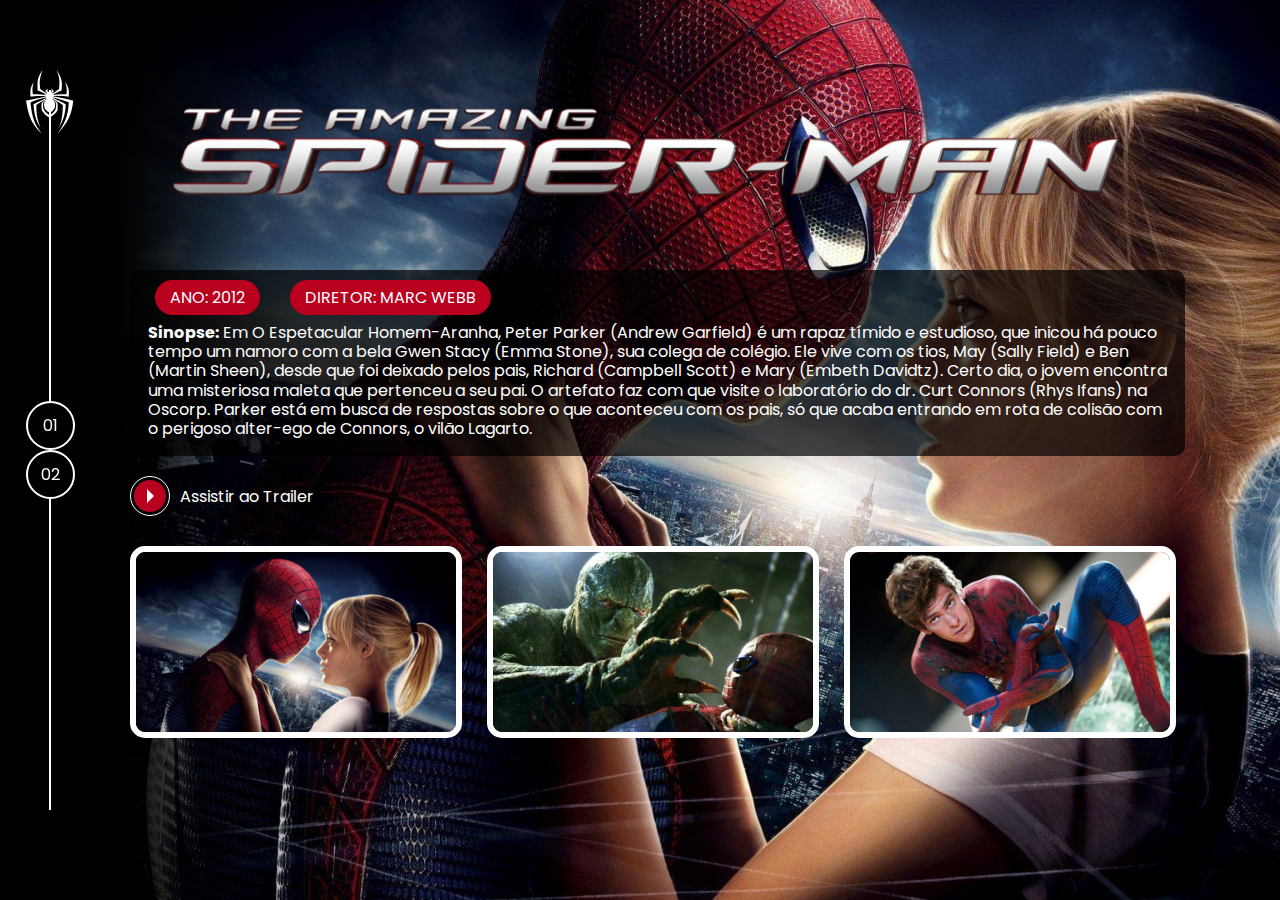
<file: assets/pages/andrew garfield/spiderman1.html>
<!DOCTYPE html>
<html lang="en">

<head>
    <meta charset="UTF-8">
    <meta name="viewport" content="width=device-width, initial-scale=1.0">
    <title>Multiverso | The Amazing Spider-Man</title>
    <link rel="stylesheet" href="https://cdn.jsdelivr.net/npm/@fancyapps/ui@5.0/dist/fancybox/fancybox.css"/>
    <link rel="stylesheet" href="../../css/internal.css">
</head>

<body>
    <div class="s-wrapper">

        <div class="s-left-column">

            <nav class="navigator">
                <div class="navigator__icon">
                    <a href="/index.html">
                        <img src="/assets/images/icons/spiderman1.png" alt="simbolo do Homem-aranha">
                    </a>
                </div>
                <ul>
                    <li><a href="/assets/pages/andrew garfield/spiderman1.html">01</a></li>
                    <li><a href="/assets/pages/andrew garfield/spiderman2.html">02</a></li>
                </ul>
            </nav>
        </div>
        <div class="s-main-content s-spider-man-03-01">
            <div class="s-main-content__top">
                <div class="s-logo">
                    <img src="../../images/spiderman-andrew/movie-01/logo.png" alt="The Amazing Spider-man (2012)"
                        title="The Amazing Spider-man (2012)" />
                </div>

                <div class="s-description">
                    <div class="pills">
                        <ul>
                            <li>Ano: 2012</li>
                            <li>Diretor: Marc Webb</li>
                        </ul>
                    </div>
                    <div class="s-description__text">
                        <p><strong>Sinopse:</strong>&nbsp;Em O Espetacular Homem-Aranha, Peter Parker (Andrew Garfield) é um rapaz tímido e estudioso,
                             que inicou há pouco tempo um namoro com a bela Gwen Stacy (Emma Stone), sua colega de colégio. Ele vive com os tios, May (Sally Field) 
                             e Ben (Martin Sheen), desde que foi deixado pelos pais, Richard (Campbell Scott) e Mary (Embeth Davidtz). Certo dia, o jovem encontra 
                             uma misteriosa maleta que pertenceu a seu pai. O artefato faz com que visite o laboratório do dr. Curt Connors (Rhys Ifans) na Oscorp. 
                             Parker está em busca de respostas sobre o que aconteceu com os pais, só que acaba entrando em rota de colisão com o perigoso alter-ego 
                             de Connors, o vilão Lagarto.
                        </p>
                    </div>
                </div>
                <div class="s-links">
                    <ul>
                        <li>
                            <a href="https://www.youtube.com/watch?v=upwf8RsyNqQ" class="link-button" target="_blank">
                                <span class="icon">
                                    <div class="play-icon">&nbsp;</div>
                                </span>
                                <span class="label">
                                    Assistir ao Trailer
                                </span>
                            </a>
                        </li>
                    </ul>
                </div>
                <div class="gallery">
                    <ul>
                        <li>
                            <a data-fancybox="gallery" href="../../images/spiderman-andrew/movie-01/gallery/image-01.png">
                                <img width="320px" height="180px" src="../../images/spiderman-andrew/movie-01/gallery/image-01.png"
                                    alt="Homem aranha e mary-jane quase se beijando">
                            </a>
                        </li>
                        <li>
                            <a data-fancybox="gallery" href="../../images/spiderman-andrew/movie-01/gallery/image-02.png">
                                <img width="320px" height="180px" src="../../images/spiderman-andrew/movie-01/gallery/image-02.png"
                                    alt="Homem aranha e vilão lagarto">
                            </a>
                        </li>
                        <li>
                            <a data-fancybox="gallery" href="../../images/spiderman-andrew/movie-01/gallery/image-03.png">
                                <img width="320px" height="180px" src="../../images/spiderman-andrew/movie-01/gallery/image-03.png"
                                    alt="Homem aranha sem a mascara abaixado">
                            </a>
                        </li>
                    </ul>
                </div>
            </div>
        </div>
        <script src="https://cdn.jsdelivr.net/npm/@fancyapps/ui@5.0/dist/fancybox/fancybox.umd.js"></script>
        <script>
            Fancybox.bind('[data-fancybox="gallery"]', {
              //
            });    
          </script>

</body>




</html>
</file>
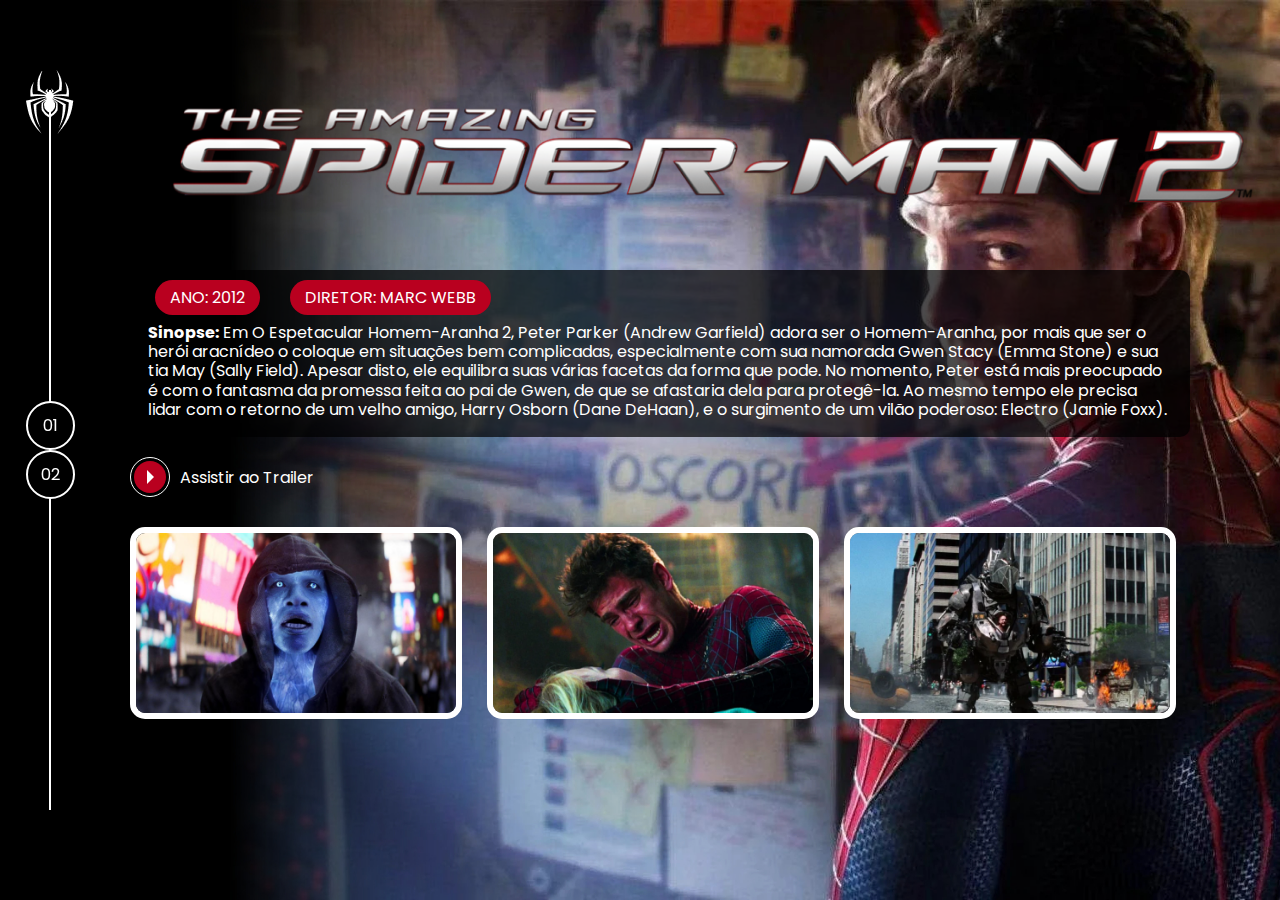
<file: assets/pages/andrew garfield/spiderman2.html>
<!DOCTYPE html>
<html lang="en">

<head>
    <meta charset="UTF-8">
    <meta name="viewport" content="width=device-width, initial-scale=1.0">
    <title>Multiverso | The Amazing Spider-Man 2</title>
    <link rel="stylesheet" href="https://cdn.jsdelivr.net/npm/@fancyapps/ui@5.0/dist/fancybox/fancybox.css"/>
    <link rel="stylesheet" href="../../css/internal.css">
</head>

<body>
    <div class="s-wrapper">

        <div class="s-left-column">

            <nav class="navigator">
                <div class="navigator__icon">
                    <a href="/index.html">
                        <img src="/assets/images/icons/spiderman1.png" alt="simbolo do Homem-aranha">
                    </a>
                </div>
                <ul>
                    <li><a href="/assets/pages/andrew garfield/spiderman1.html">01</a></li>
                    <li><a href="/assets/pages/andrew garfield/spiderman2.html">02</a></li>
                </ul>
            </nav>
        </div>
        <div class="s-main-content s-spider-man-03-02">
            <div class="s-main-content__top">
                <div class="s-logo">
                    <img src="../../images/spiderman-andrew/movie-02/logo.png" alt="The Amazing Spider-man 2 (2014)"
                        title="The Amazing Spider-man 2(2014)" />
                </div>

                <div class="s-description">
                    <div class="pills">
                        <ul>
                            <li>Ano: 2012</li>
                            <li>Diretor: Marc Webb</li>
                        </ul>
                    </div>
                    <div class="s-description__text">
                        <p><strong>Sinopse:</strong>&nbsp;Em O Espetacular Homem-Aranha 2, Peter Parker (Andrew Garfield) adora ser 
                            o Homem-Aranha, por mais que ser o herói aracnídeo o coloque em situações bem complicadas, especialmente 
                            com sua namorada Gwen Stacy (Emma Stone) e sua tia May (Sally Field). Apesar disto, ele equilibra suas 
                            várias facetas da forma que pode. No momento, Peter está mais preocupado é com o fantasma da promessa feita
                             ao pai de Gwen, de que se afastaria dela para protegê-la. Ao mesmo tempo ele precisa lidar com o retorno 
                             de um velho amigo, Harry Osborn (Dane DeHaan), e o surgimento de um vilão poderoso: Electro (Jamie Foxx).
                        </p>
                    </div>
                </div>
                <div class="s-links">
                    <ul>
                        <li>
                            <a href="https://www.youtube.com/watch?v=DlM2CWNTQ84" class="link-button" target="_blank">
                                <span class="icon">
                                    <div class="play-icon">&nbsp;</div>
                                </span>
                                <span class="label">
                                    Assistir ao Trailer
                                </span>
                            </a>
                        </li>
                    </ul>
                </div>
                <div class="gallery">
                    <ul>
                        <li>
                            <a data-fancybox="gallery" href="../../images/spiderman-andrew/movie-02/gallery/image-01.png">
                                <img width="320px" height="180px" src="../../images/spiderman-andrew/movie-02/gallery/image-01.png"
                                    alt="Homem aranha e mary-jane quase se beijando">
                            </a>
                        </li>
                        <li>
                            <a data-fancybox="gallery" href="../../images/spiderman-andrew/movie-02/gallery/image-02.png">
                                <img width="320px" height="180px" src="../../images/spiderman-andrew/movie-02/gallery/image-02.png"
                                    alt="Homem aranha e vilão lagarto">
                            </a>
                        </li>
                        <li>
                            <a data-fancybox="gallery" href="../../images/spiderman-andrew/movie-02/gallery/image-03.png">
                                <img width="320px" height="180px" src="../../images/spiderman-andrew/movie-02/gallery/image-03.png"
                                    alt="Homem aranha sem a mascara abaixado">
                            </a>
                        </li>
                    </ul>
                </div>
            </div>
        </div>
        <script src="https://cdn.jsdelivr.net/npm/@fancyapps/ui@5.0/dist/fancybox/fancybox.umd.js"></script>
        <script>
            Fancybox.bind('[data-fancybox="gallery"]', {
              //
            });    
          </script>

</body>




</html>
</file>
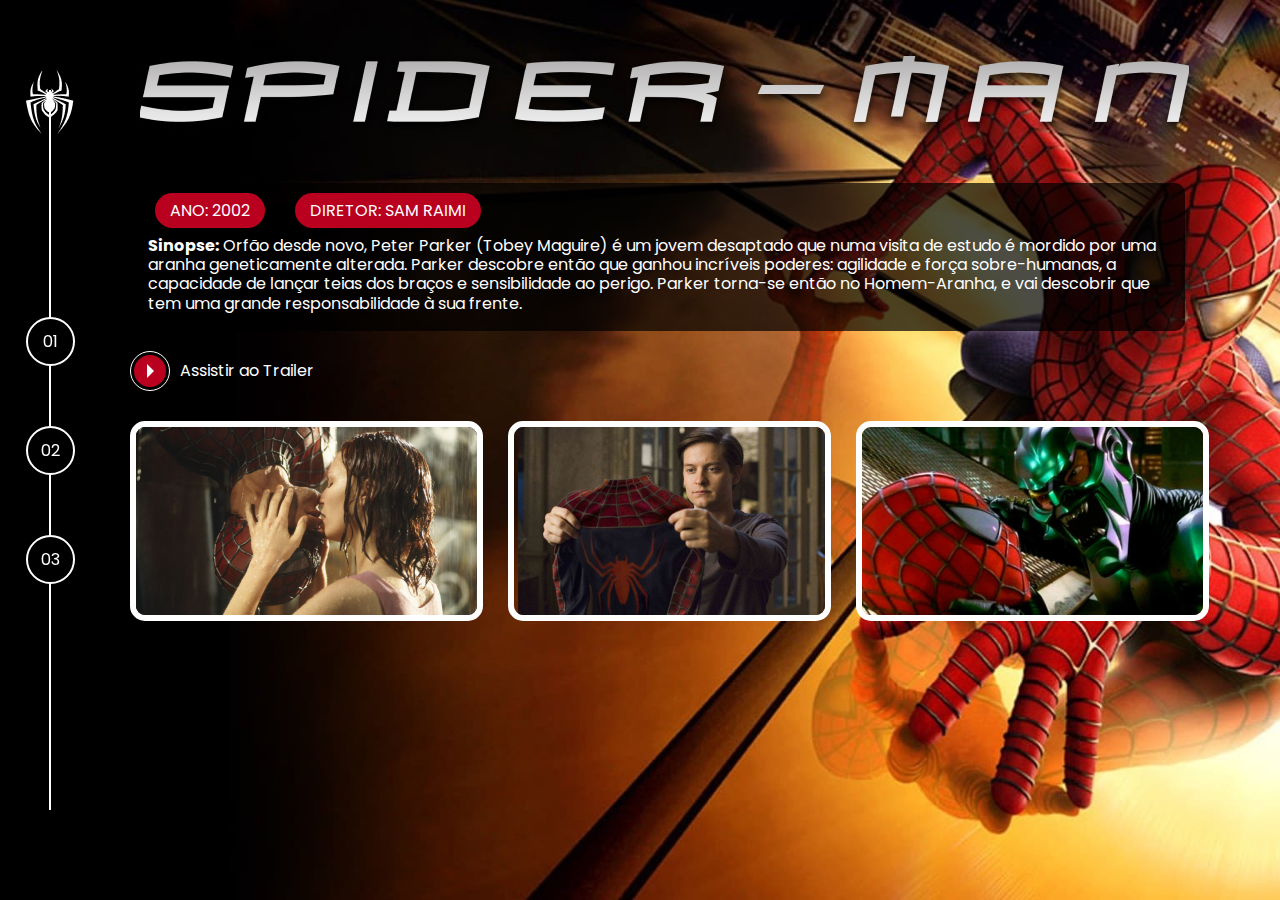
<file: assets/pages/tobey maguire/spiderman1.html>
<!DOCTYPE html>
<html lang="en">

<head>
    <meta charset="UTF-8">
    <meta name="viewport" content="width=device-width, initial-scale=1.0">
    <title>Multiverso | Spider-Man</title>
    <link rel="stylesheet" href="https://cdn.jsdelivr.net/npm/@fancyapps/ui@5.0/dist/fancybox/fancybox.css"/>
    <link rel="stylesheet" href="../../css/internal.css">
</head>

<body>
    <div class="s-wrapper">

        <div class="s-left-column">

            <nav class="navigator">
                <div class="navigator__icon">
                    <a href="/index.html">
                        <img src="/assets/images/icons/spiderman1.png" alt="simbolo do Homem-aranha">
                    </a>
                </div>
                <ul>
                    <li><a href="./spiderman1.html">01</a></li>
                    <li><a href="./spiderman2.html">02</a></li>
                    <li><a href="./spiderman3.html">03</a></li>
                </ul>
            </nav>
        </div>
        <div class="s-main-content s-spider-man-01-01">
            <div class="s-main-content__top">
                <div class="s-logo">
                    <img src="../../images/spiderman-tobey/movie-01/logo.png" alt="Spider-man(2002)"
                        title="Spider-ma(2002)" />
                </div>

                <div class="s-description">
                    <div class="pills">
                        <ul>
                            <li>Ano: 2002</li>
                            <li>Diretor: Sam Raimi</li>
                        </ul>
                    </div>
                    <div class="s-description__text">
                        <p><strong>Sinopse:</strong>&nbsp;Orfão desde novo, Peter Parker (Tobey Maguire)
                            é um jovem desaptado que numa visita de estudo é mordido por uma aranha geneticamente
                            alterada.
                            Parker descobre então que ganhou incríveis poderes: agilidade e força sobre-humanas,
                            a capacidade de lançar teias dos braços e sensibilidade ao perigo. Parker torna-se então no
                            Homem-Aranha,
                            e vai descobrir que tem uma grande responsabilidade à sua frente.
                        </p>
                    </div>
                </div>
                <div class="s-links">
                    <ul>
                        <li>
                            <a href="https://youtu.be/TYMMOjBUPMM?t=1" class="link-button" target="_blank">
                                <span class="icon">
                                    <div class="play-icon">&nbsp;</div>
                                </span>
                                <span class="label">
                                    Assistir ao Trailer
                                </span>
                            </a>
                        </li>
                    </ul>
                </div>
                <div class="gallery">
                    <ul>
                        <li>
                            <a data-fancybox="gallery" href="../../images/spiderman-tobey/movie-01/gallery/image-01-full.jpg">
                                <img src="../../images/spiderman-tobey/movie-01/gallery/image-01.png"
                                    alt="Peter parker e mary-jane se beijando">
                            </a>
                        </li>
                        <li>
                            <a data-fancybox="gallery" href="../../images/spiderman-tobey/movie-01/gallery/image-02-full.jpg">
                                <img src="../../images/spiderman-tobey/movie-01/gallery/image-02.png"
                                    alt="Peter parker segurando sua mais nova vestimenta do homem-aranha">
                            </a>
                        </li>
                        <li>
                            <a data-fancybox="gallery" href="../../images/spiderman-tobey/movie-01/gallery/image-03-full.jpg">
                                <img src="../../images/spiderman-tobey/movie-01/gallery/image-03.png"
                                    alt="cara a cara, homem-aranha e duende">
                            </a>
                        </li>
                    </ul>
                </div>
            </div>
        </div>
        <script src="https://cdn.jsdelivr.net/npm/@fancyapps/ui@5.0/dist/fancybox/fancybox.umd.js"></script>
        <script>
            Fancybox.bind('[data-fancybox="gallery"]', {
              //
            });    
          </script>

</body>




</html>
</file>
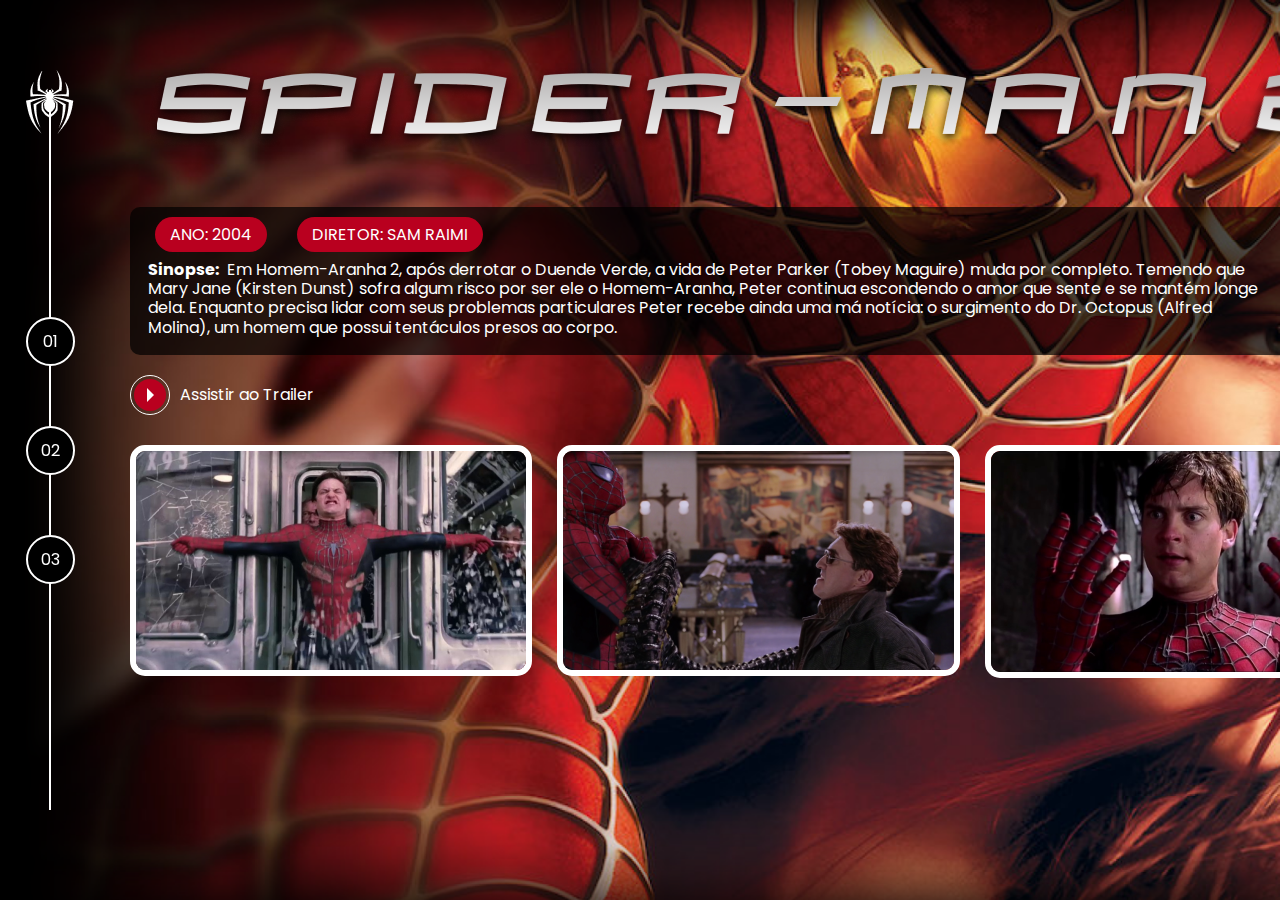
<file: assets/pages/tobey maguire/spiderman2.html>
<!DOCTYPE html>
<html lang="en">

<head>
    <meta charset="UTF-8">
    <meta name="viewport" content="width=device-width, initial-scale=1.0, max-scale=1.0">
    <title>Multiverso | Spider-Man 2</title>
    <link rel="stylesheet" href="https://cdn.jsdelivr.net/npm/@fancyapps/ui@5.0/dist/fancybox/fancybox.css"/>
    <link rel="stylesheet" href="../../css/internal.css">
</head>

<body>
    <div class="s-wrapper">

        <div class="s-left-column">

            <nav class="navigator">
                <div class="navigator__icon">
                    <a href="/index.html">
                        <img src="/assets/images/icons/spiderman1.png" alt="simbolo do Homem-aranha">
                    </a>
                </div>
                <ul>
                    <li><a href="./spiderman1.html">01</a></li>
                    <li><a href="./spiderman2.html">02</a></li>
                    <li><a href="./spiderman3.html">03</a></li>
                </ul>
            </nav>
        </div>
        <div class="s-main-content s-spider-man-01-02">
            <div class="s-main-content__top">
                <div class="s-logo">
                    <img src="../../images/spiderman-tobey/movie-02/logo.png" alt="Spider-man(2004)"
                        title="Spider-ma(2004)" />
                </div>

                <div class="s-description">
                    <div class="pills">
                        <ul>
                            <li>Ano: 2004</li>
                            <li>Diretor: Sam Raimi</li>
                        </ul>
                    </div>
                    <div class="s-description__text">
                        <p><strong>Sinopse:</strong>&nbsp; Em Homem-Aranha 2, após derrotar o Duende Verde, 
                            a vida de Peter Parker (Tobey Maguire) muda por completo. Temendo que Mary Jane (Kirsten Dunst) 
                            sofra algum risco por ser ele o Homem-Aranha, Peter continua escondendo o amor que sente e se mantém longe dela. 
                            Enquanto precisa lidar com seus problemas particulares Peter recebe ainda uma má notícia: o surgimento do Dr. Octopus (Alfred Molina), 
                            um homem que possui tentáculos presos ao corpo.
                        </p>
                    </div>
                </div>
                <div class="s-links">
                    <ul>
                        <li>
                            <a href="https://www.youtube.com/watch?v=1UAzz8ncM68" class="link-button" target="_blank">
                                <span class="icon">
                                    <div class="play-icon">&nbsp;</div>
                                </span>
                                <span class="label">
                                    Assistir ao Trailer
                                </span>
                            </a>
                        </li>
                    </ul>
                </div>
                <div class="gallery">
                    <ul>
                        <li>
                            <a data-fancybox="gallery" href="../../images/spiderman-tobey/movie-02/gallery/image-01.png">
                                <img src="../../images/spiderman-tobey/movie-02/gallery/image-01.png"
                                    alt="Peter parker e mary-jane se beijando">
                            </a>
                        </li>
                        <li>
                            <a data-fancybox="gallery" href="../../images/spiderman-tobey/movie-02/gallery/image-02.png">
                                <img src="../../images/spiderman-tobey/movie-02/gallery/image-02.png"
                                    alt="Peter parker segurando sua mais nova vestimenta do homem-aranha">
                            </a>
                        </li>
                        <li>
                            <a data-fancybox="gallery" href="../../images/spiderman-tobey/movie-02/gallery/image-03.png">
                                <img src="../../images/spiderman-tobey/movie-02/gallery/image-03.png"
                                    alt="cara a cara, homem-aranha e duende">
                            </a>
                        </li>
                    </ul>
                </div>
            </div>
        </div>
        <script src="https://cdn.jsdelivr.net/npm/@fancyapps/ui@5.0/dist/fancybox/fancybox.umd.js"></script>
        <script>
            Fancybox.bind('[data-fancybox="gallery"]', {
              //
            });    
          </script>

</body>




</html>
</file>
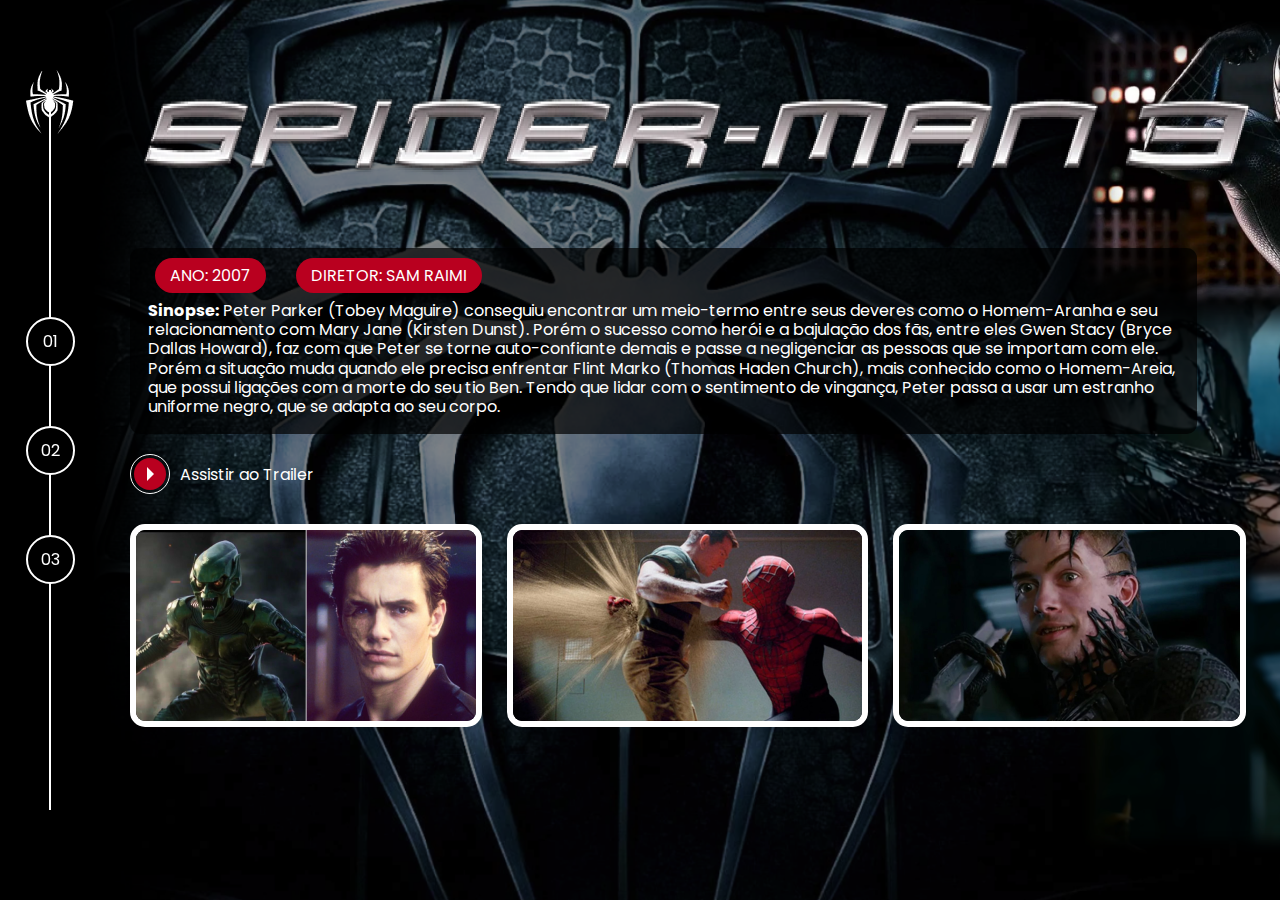
<file: assets/pages/tobey maguire/spiderman3.html>
<!DOCTYPE html>
<html lang="en">

<head>
    <meta charset="UTF-8">
    <meta name="viewport" content="width=device-width, initial-scale=1.0">
    <title>Multiverso | Spider-Man 3</title>
    <link rel="stylesheet" href="https://cdn.jsdelivr.net/npm/@fancyapps/ui@5.0/dist/fancybox/fancybox.css"/>
    <link rel="stylesheet" href="../../css/internal.css">
</head>

<body>
    <div class="s-wrapper">

        <div class="s-left-column">

            <nav class="navigator">
                <div class="navigator__icon">
                    <a href="/index.html">
                        <img src="/assets/images/icons/spiderman1.png" alt="simbolo do Homem-aranha">
                    </a>
                </div>
                <ul>
                    <li><a href="./spiderman1.html">01</a></li>
                    <li><a href="./spiderman2.html">02</a></li>
                    <li><a href="./spiderman3.html">03</a></li>
                </ul>
            </nav>
        </div>
        <div class="s-main-content s-spider-man-01-03">
            <div class="s-main-content__top">
                <div class="s-logo">
                    <img src="../../images/spiderman-tobey/movie-03/logo.png" alt="Spider-man(2007)"
                        title="Spider-ma(2007)" />
                </div>

                <div class="s-description">
                    <div class="pills">
                        <ul>
                            <li>Ano: 2007</li>
                            <li>Diretor: Sam Raimi</li>
                        </ul>
                    </div>
                    <div class="s-description__text">
                        <p><strong>Sinopse:</strong>&nbsp;Peter Parker (Tobey Maguire) conseguiu encontrar um meio-termo entre seus deveres 
                            como o Homem-Aranha e seu relacionamento com Mary Jane (Kirsten Dunst). Porém o sucesso como herói e a bajulação dos fãs, 
                            entre eles Gwen Stacy (Bryce Dallas Howard), faz com que Peter se torne auto-confiante demais e passe a negligenciar as pessoas 
                            que se importam com ele. Porém a situação muda quando ele precisa enfrentar Flint Marko (Thomas Haden Church), mais conhecido 
                            como o Homem-Areia, que possui ligações com a morte do seu tio Ben. Tendo que lidar com o sentimento de vingança, Peter passa a 
                            usar um estranho uniforme negro, que se adapta ao seu corpo.
                        </p>
                    </div>
                </div>
                <div class="s-links">
                    <ul>
                        <li>
                            <a href="https://www.youtube.com/watch?v=e5wUilOeOmg" class="link-button" target="_blank">
                                <span class="icon">
                                    <div class="play-icon">&nbsp;</div>
                                </span>
                                <span class="label">
                                    Assistir ao Trailer
                                </span>
                            </a>
                        </li>
                    </ul>
                </div>
                <div class="gallery">
                    <ul>
                        <li>
                            <a data-fancybox="gallery" href="../../images/spiderman-tobey/movie-03/gallery/image-01.png">
                                <img src="../../images/spiderman-tobey/movie-03/gallery/image-01.png"
                                    alt="Peter parker e mary-jane se beijando">
                            </a>
                        </li>
                        <li>
                            <a data-fancybox="gallery" href="../../images/spiderman-tobey/movie-03/gallery/image-02.png">
                                <img src="../../images/spiderman-tobey/movie-03/gallery/image-02.png"
                                    alt="Peter parker segurando sua mais nova vestimenta do homem-aranha">
                            </a>
                        </li>
                        <li>
                            <a data-fancybox="gallery" href="../../images/spiderman-tobey/movie-03/gallery/image-03.png">
                                <img src="../../images/spiderman-tobey/movie-03/gallery/image-03.png"
                                    alt="cara a cara, homem-aranha e duende">
                            </a>
                        </li>
                    </ul>
                </div>
            </div>
        </div>
        <script src="https://cdn.jsdelivr.net/npm/@fancyapps/ui@5.0/dist/fancybox/fancybox.umd.js"></script>
        <script>
            Fancybox.bind('[data-fancybox="gallery"]', {
              //
            });    
          </script>

</body>




</html>
</file>
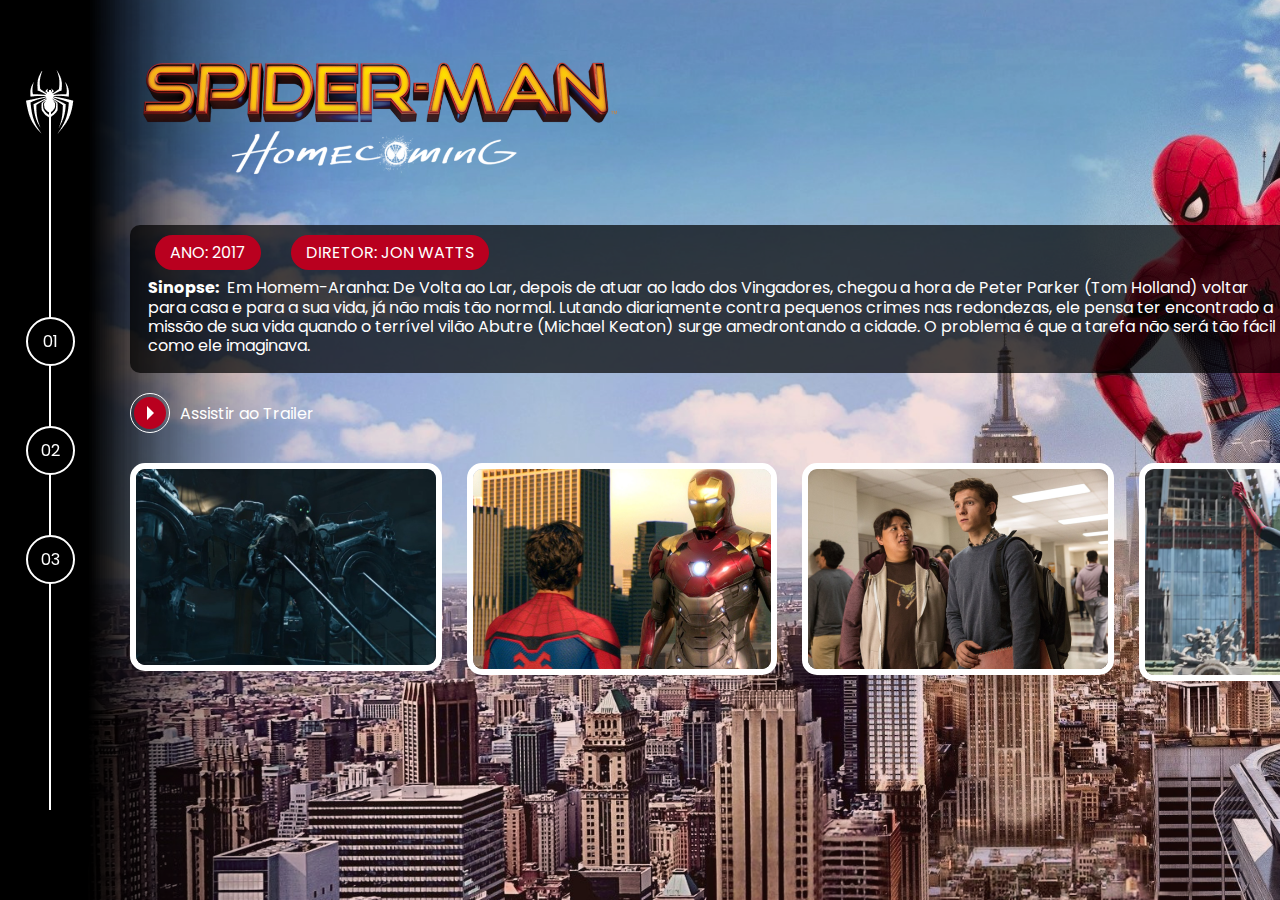
<file: assets/pages/tom holland/spiderman1.html>
<!DOCTYPE html>
<html lang="en">

<head>
    <meta charset="UTF-8">
    <meta name="viewport" content="width=device-width, initial-scale=1.0">
    <title>Multiverso | Spider-Man Homecoming</title>
    <link rel="stylesheet" href="https://cdn.jsdelivr.net/npm/@fancyapps/ui@5.0/dist/fancybox/fancybox.css"/>
    <link rel="stylesheet" href="../../css/internal.css">
</head>

<body>
    <div class="s-wrapper">

        <div class="s-left-column">

            <nav class="navigator">
                <div class="navigator__icon">
                    <a href="/index.html">
                        <img src="/assets/images/icons/spiderman1.png" alt="simbolo do Homem-aranha">
                    </a>
                </div>
                <ul>
                    <li><a href="/assets/pages/tom holland/spiderman1.html">01</a></li>
                    <li><a href="/assets/pages/tom holland/spiderman2.html">02</a></li>
                    <li><a href="/assets/pages/tom holland/spiderman3.html">03</a></li>
                </ul>
            </nav>
        </div>
        <div class="s-main-content s-spider-man-02-01">
            <div class="s-main-content__top">
                <div class="s-logo">
                    <img src="../../images/spiderman-tom/movie-01/logo.png" height="auto" width="500px" alt="Spider-man Homecoming(2017)"
                        title="Spider-man Homecoming(2017)" />
                </div>

                <div class="s-description">
                    <div class="pills">
                        <ul>
                            <li>Ano: 2017</li>
                            <li>Diretor: Jon Watts</li>
                        </ul>
                    </div>
                    <div class="s-description__text">
                        <p><strong>Sinopse:</strong>&nbsp; Em Homem-Aranha: De Volta ao Lar, depois de atuar ao lado dos Vingadores,
                             chegou a hora de Peter Parker (Tom Holland) voltar para casa e para a sua vida, já não mais tão normal. 
                             Lutando diariamente contra pequenos crimes nas redondezas, ele pensa ter encontrado a missão de sua vida
                              quando o terrível vilão Abutre (Michael Keaton) surge amedrontando a cidade. O problema é que a tarefa 
                              não será tão fácil como ele imaginava.
                        </p>
                    </div>
                </div>
                <div class="s-links">
                    <ul>
                        <li>
                            <a href="https://www.youtube.com/watch?v=lCkVr1n1eCA" class="link-button" target="_blank">
                                <span class="icon">
                                    <div class="play-icon">&nbsp;</div>
                                </span>
                                <span class="label">
                                    Assistir ao Trailer
                                </span>
                            </a>
                        </li>
                    </ul>
                </div>
                <div class="gallery">
                    <ul>
                        <li>
                            <a data-fancybox="gallery" href="../../images/spiderman-tom/movie-01/gallery/image-01.png">
                                <img src="../../images/spiderman-tom/movie-01/gallery/image-01.png"
                                    alt="Vilão abutre ">
                            </a>
                        </li>
                        <li>
                            <a data-fancybox="gallery" href="../../images/spiderman-tom/movie-01/gallery/image-02.png">
                                <img src="../../images/spiderman-tom/movie-01/gallery/image-02.png"
                                    alt="Homem-aranha e home de ferro">
                            </a>
                        </li>
                        <li>
                            <a data-fancybox="gallery" href="../../images/spiderman-tom/movie-01/gallery/image-03.png">
                                <img src="../../images/spiderman-tom/movie-01/gallery/image-03.png"
                                    alt="peter e seu amigo Ned">
                            </a>
                        </li>
                        <li>
                            <a data-fancybox="gallery" href="../../images/spiderman-tom/movie-01/gallery/image-04.png">
                                <img src="../../images/spiderman-tom/movie-01/gallery/image-04.png"
                                    alt="Homem-aranha passeando pela cidade com sua teia">
                            </a>
                        </li>
                    </ul>
                </div>
            </div>
        </div>
        <script src="https://cdn.jsdelivr.net/npm/@fancyapps/ui@5.0/dist/fancybox/fancybox.umd.js"></script>
        <script>
            Fancybox.bind('[data-fancybox="gallery"]', {
              //
            });    
          </script>

</body>




</html>
</file>
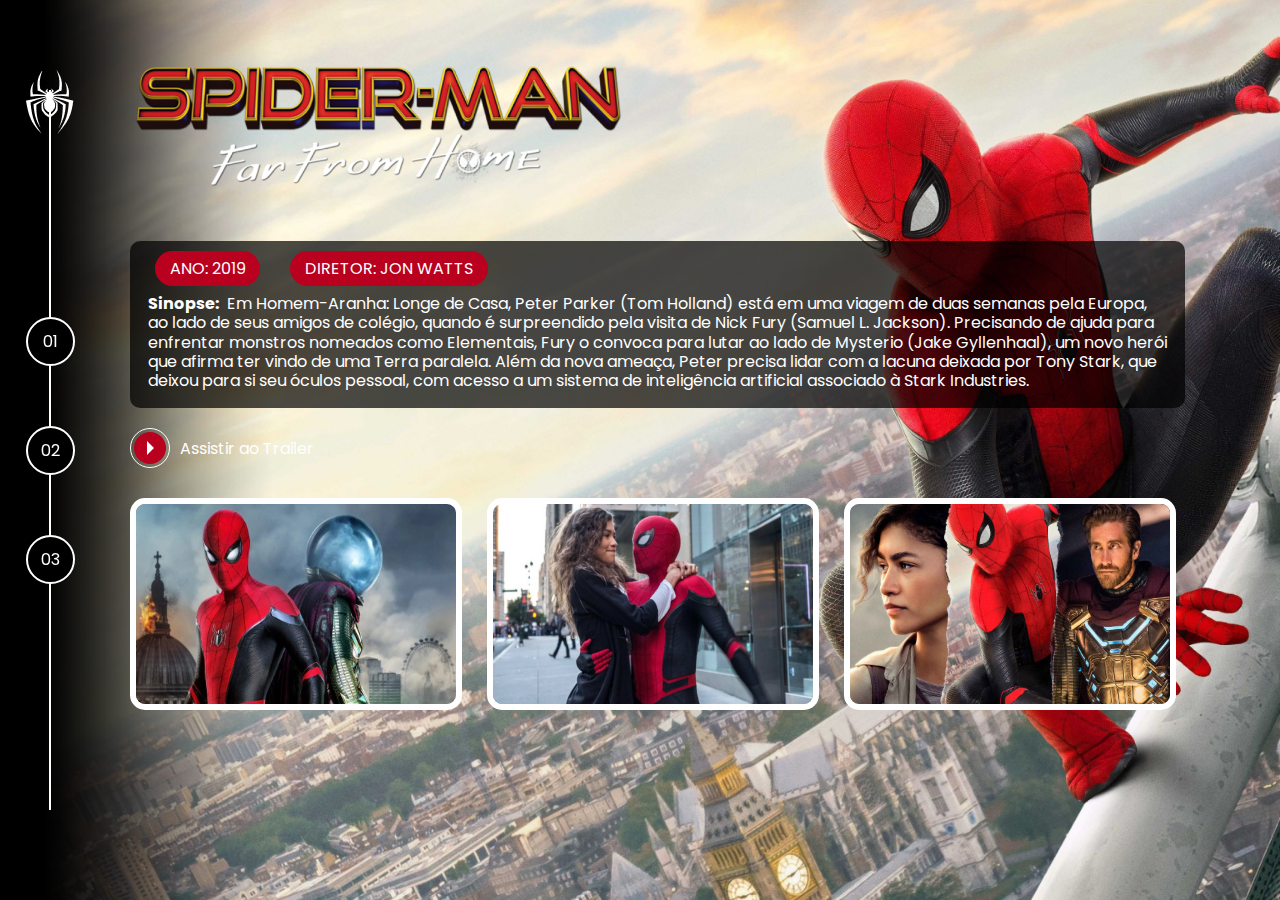
<file: assets/pages/tom holland/spiderman2.html>
<!DOCTYPE html>
<html lang="en">

<head>
    <meta charset="UTF-8">
    <meta name="viewport" content="width=device-width, initial-scale=1.0, max-scale=1.0">
    <title>Multiverso | Spider-Man Far from home</title>
    <link rel="stylesheet" href="https://cdn.jsdelivr.net/npm/@fancyapps/ui@5.0/dist/fancybox/fancybox.css"/>
    <link rel="stylesheet" href="../../css/internal.css">
</head>

<body>
    <div class="s-wrapper">

        <div class="s-left-column">

            <nav class="navigator">
                <div class="navigator__icon">
                    <a href="/index.html">
                        <img src="/assets/images/icons/spiderman1.png" alt="simbolo do Homem-aranha">
                    </a>
                </div>
                <ul>
                    <li><a href="/assets/pages/tom holland/spiderman1.html">01</a></li>
                    <li><a href="/assets/pages/tom holland/spiderman2.html">02</a></li>
                    <li><a href="/assets/pages/tom holland/spiderman3.html">03</a></li>
                </ul>
            </nav>
        </div>
        <div class="s-main-content s-spider-man-02-02">
            <div class="s-main-content__top">
                <div class="s-logo">
                    <img src="../../images/spiderman-tom/movie-02/logo.png" height="auto" width="500px" alt="Spider-Man Far from home (2019)"
                        title="Spider-Man Far from home (2019)" />
                </div>

                <div class="s-description">
                    <div class="pills">
                        <ul>
                            <li>Ano: 2019</li>
                            <li>Diretor: Jon Watts</li>
                        </ul>
                    </div>
                    <div class="s-description__text">
                        <p><strong>Sinopse:</strong>&nbsp; Em Homem-Aranha: Longe de Casa, Peter Parker (Tom Holland) está em uma viagem de duas 
                            semanas pela Europa, ao lado de seus amigos de colégio, quando é surpreendido pela visita de Nick Fury (Samuel L. Jackson). 
                            Precisando de ajuda para enfrentar monstros nomeados como Elementais, Fury o convoca para lutar ao lado de Mysterio 
                            (Jake Gyllenhaal), um novo herói que afirma ter vindo de uma Terra paralela. Além da nova ameaça, Peter precisa lidar com a 
                            lacuna deixada por Tony Stark, que deixou para si seu óculos pessoal, com acesso a um sistema de inteligência artificial 
                            associado à Stark Industries.
                        </p>
                    </div>
                </div>
                <div class="s-links">
                    <ul>
                        <li>
                            <a href="https://www.youtube.com/watch?v=DYYtuKyMtY8" class="link-button" target="_blank">
                                <span class="icon">
                                    <div class="play-icon">&nbsp;</div>
                                </span>
                                <span class="label">
                                    Assistir ao Trailer
                                </span>
                            </a>
                        </li>
                    </ul>
                </div>
                <div class="gallery">
                    <ul>
                        <li>
                            <a data-fancybox="gallery" href="../../images/spiderman-tom/movie-02/imagem- 01.webp">
                                <img width="320px" height="200px" src="../../images/spiderman-tom/movie-02/imagem- 01.webp"
                                    alt="Peter parker e mary-jane se beijando">
                            </a>
                        </li>
                        <li>
                            <a data-fancybox="gallery" href="../../images/spiderman-tom/movie-02/imagem-02.jpg">
                                <img width="320px" height="200px" src="../../images/spiderman-tom/movie-02/imagem-02.jpg"
                                    alt="Peter parker segurando sua mais nova vestimenta do homem-aranha">
                            </a>
                        </li>
                        <li>
                            <a data-fancybox="gallery" href="../../images/spiderman-tom/movie-02/imagem-03.jpg">
                                <img width="320px" height="200px" src="../../images/spiderman-tom/movie-02/imagem-03.jpg"
                                    alt="cara a cara, homem-aranha e duende">
                            </a>
                        </li>
                    </ul>
                </div>
            </div>
        </div>
        <script src="https://cdn.jsdelivr.net/npm/@fancyapps/ui@5.0/dist/fancybox/fancybox.umd.js"></script>
        <script>
            Fancybox.bind('[data-fancybox="gallery"]', {
              //
            });    
          </script>

</body>




</html>
</file>
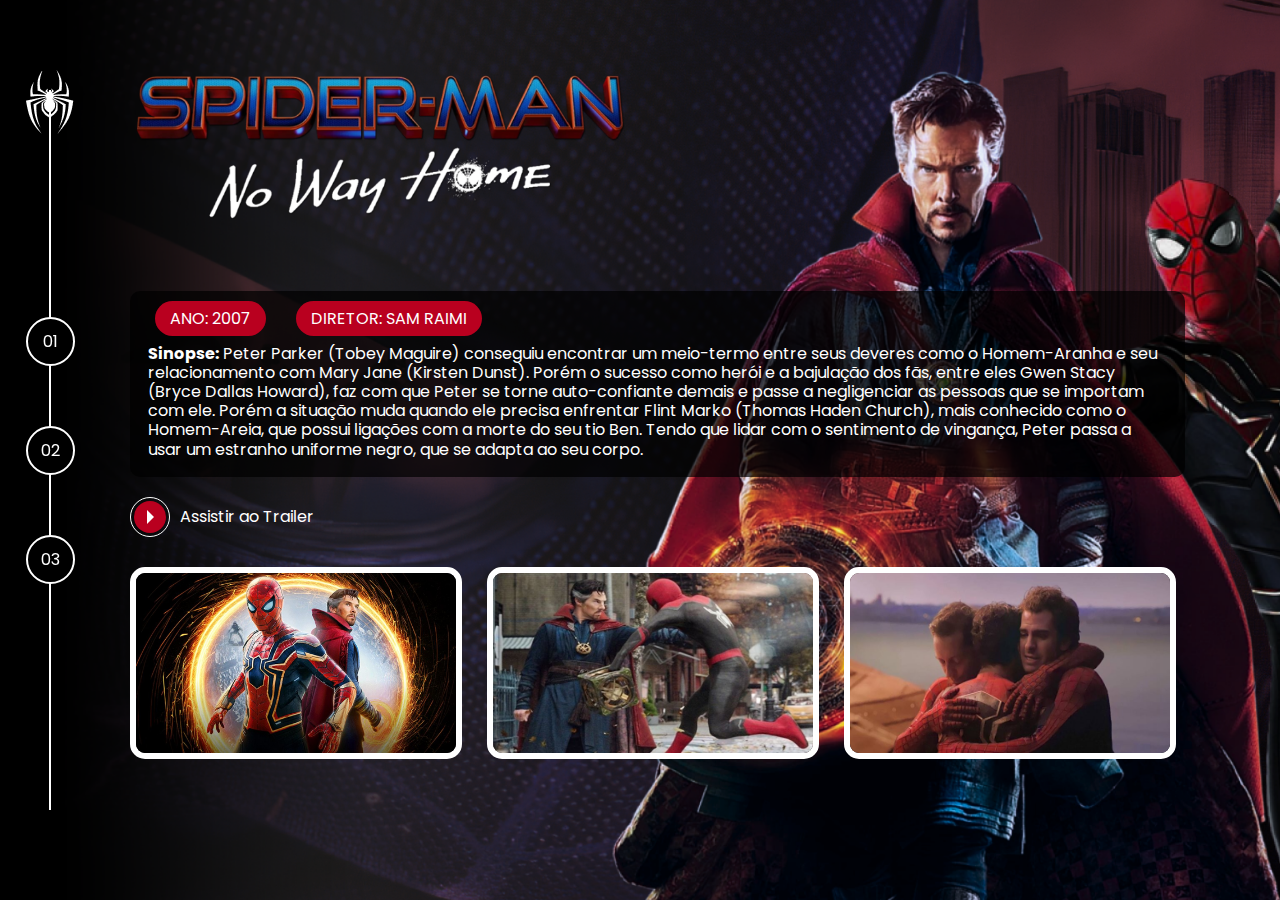
<file: assets/pages/tom holland/spiderman3.html>
<!DOCTYPE html>
<html lang="en">

<head>
    <meta charset="UTF-8">
    <meta name="viewport" content="width=device-width, initial-scale=1.0">
    <title>Multiverso | Spider-Man No way Home</title>
    <link rel="stylesheet" href="https://cdn.jsdelivr.net/npm/@fancyapps/ui@5.0/dist/fancybox/fancybox.css"/>
    <link rel="stylesheet" href="../../css/internal.css">
</head>

<body>
    <div class="s-wrapper">

        <div class="s-left-column">

            <nav class="navigator">
                <div class="navigator__icon">
                    <a href="/index.html">
                        <img src="/assets/images/icons/spiderman1.png" alt="simbolo do Homem-aranha">
                    </a>
                </div>
                <ul>
                    <li><a href="/assets/pages/tom holland/spiderman1.html">01</a></li>
                    <li><a href="/assets/pages/tom holland/spiderman2.html">02</a></li>
                    <li><a href="/assets/pages/tom holland/spiderman3.html">03</a></li>
                </ul>
            </nav>
        </div>
        <div class="s-main-content s-spider-man-02-03">
            <div class="s-main-content__top">
                <div class="s-logo">
                    <img src="../../images/spiderman-tom/movie-03/logo (1).png"  width="500px" alt="Spider-Man No way Home(2021)"
                        title="Spider-Man No way Home(2021)" />
                </div>

                <div class="s-description">
                    <div class="pills">
                        <ul>
                            <li>Ano: 2007</li>
                            <li>Diretor: Sam Raimi</li>
                        </ul>
                    </div>
                    <div class="s-description__text">
                        <p><strong>Sinopse:</strong>&nbsp;Peter Parker (Tobey Maguire) conseguiu encontrar um meio-termo entre seus deveres 
                            como o Homem-Aranha e seu relacionamento com Mary Jane (Kirsten Dunst). Porém o sucesso como herói e a bajulação dos fãs, 
                            entre eles Gwen Stacy (Bryce Dallas Howard), faz com que Peter se torne auto-confiante demais e passe a negligenciar as pessoas 
                            que se importam com ele. Porém a situação muda quando ele precisa enfrentar Flint Marko (Thomas Haden Church), mais conhecido 
                            como o Homem-Areia, que possui ligações com a morte do seu tio Ben. Tendo que lidar com o sentimento de vingança, Peter passa a 
                            usar um estranho uniforme negro, que se adapta ao seu corpo.
                        </p>
                    </div>
                </div>
                <div class="s-links">
                    <ul>
                        <li>
                            <a href="https://www.youtube.com/watch?v=JfVOs4VSpmA" class="link-button" target="_blank">
                                <span class="icon">
                                    <div class="play-icon">&nbsp;</div>
                                </span>
                                <span class="label">
                                    Assistir ao Trailer
                                </span>
                            </a>
                        </li>
                    </ul>
                </div>
                <div class="gallery">
                    <ul>
                        <li>
                            <a data-fancybox="gallery" href="../../images/spiderman-tom/movie-03/imagem-02.jpg">
                                <img width="320px" height="180px" src="../../images/spiderman-tom/movie-03/imagem-02.jpg"
                                    alt="Peter parker e mary-jane se beijando">
                            </a>
                        </li>
                        <li>
                            <a data-fancybox="gallery" href="../../images/spiderman-tom/movie-03/imagem-03.jpg">
                                <img width="320px" height="180px" src="../../images/spiderman-tom/movie-03/imagem-03.jpg"
                                    alt="Peter parker segurando sua mais nova vestimenta do homem-aranha">
                            </a>
                        </li>
                        <li>
                            <a data-fancybox="gallery" href="../../images/spiderman-tom/movie-03/imagem-04.jpg">
                                <img width="320px" height="180px" src="../../images/spiderman-tom/movie-03/imagem-04.jpg"
                                    alt="cara a cara, homem-aranha e duende">
                            </a>
                        </li>
                    </ul>
                </div>
            </div>
        </div>
        <script src="https://cdn.jsdelivr.net/npm/@fancyapps/ui@5.0/dist/fancybox/fancybox.umd.js"></script>
        <script>
            Fancybox.bind('[data-fancybox="gallery"]', {
              //
            });    
          </script>

</body>




</html>
</file>
<file: assets/css/internal.css>
@import url('reset.css');
@import url('global.css');
@import url('/assets/css/components/_navigator.css');
@import url('/assets/css/components/_pills.css');
@import url('/assets/css/components/_link-button.css');
@import url('/assets/css/components/_gallery.css');




.s-wrapper {
    display: flex;
    height: 100vh;
    flex-flow: row nowrap;
    background-color: #4B5458;


   
}

.s-wrapper .s-left-column {
    width: 100px;
    height: 100%;
    display: flex;
    justify-content: center;
    align-items: center;
    position: fixed;
    padding-right: 50px;
    left: 0;
    top: 0;
    z-index: 1;
}

.s-wrapper .s-main-content {
    height: 100%;
    width: 100%;
    background-color: gray;
    padding-left: 130px;
   
    
}




.s-wrapper .s-main.content__top {
    height: 180vh;
   /* height: 100vh;*/
    display: flex;
    flex-direction: column;
    justify-content: flex-start;
}

.s-wrapper .s-main-content__bottom {
     height: 20vh;
    display: flex;
    flex-direction: column;
    justify-content: flex-end;
}

.s-wrapper .s-main-content__top .s-logo img {
    margin-top: 50px;
    margin-left: 0;
    margin-bottom: 40px;
}

.s-wrapper .s-main-content__top .s-description {
    background-color: rgba(0, 0, 0, .7);
    max-width: 90%;
    padding: 10px;
    border-radius: 10px;
}

.s-wrapper  .s-main-content__top .s-description .s-description__text p {
    color: #fff;
    line-height: 120%;
    padding: 8px;
    

}
.s-wrapper  .s-main-content__top .s-description .pills {
    margin-bottom: 0;
}

.s-wrapper .s-main-content .s-links {
    padding: 20px;
    padding-left: 0;
}

.s-wrapper .s-main-content .s-links ul {
    display: flex;
    flex-direction: row;
}

.s-spider-man-01-01 {
    background-image: url('../images/spiderman-tobey/movie-01/background.png');
    background-size: cover;
}

.s-spider-man-01-02 {
    background-image: url('../images/spiderman-tobey/movie-02/background.png');
    background-size: cover;
}

.s-spider-man-01-03 {
    background-image: url('../images/spiderman-tobey/movie-03/background.png');
    background-size: cover;
}

.s-spider-man-03-01 {
    background-image: url('../images/spiderman-andrew/movie-01/background.png');
    background-size: cover;
}

.s-spider-man-03-02 {
    background-image: url('../images/spiderman-andrew/movie-02/background.jpg');
    background-size: cover;
}


.s-spider-man-02-01 {
    background-image: url('../images/spiderman-tom/movie-01/background.png');
    background-size: cover;
}

.s-spider-man-02-02 {
    background-image: url('../images/spiderman-tom/movie-02/background.png');
    background-size: cover;
}

.s-spider-man-02-03 {
    background-image: url('../images/spiderman-tom/movie-03/background.png');
    background-size: cover;
}
</file>
